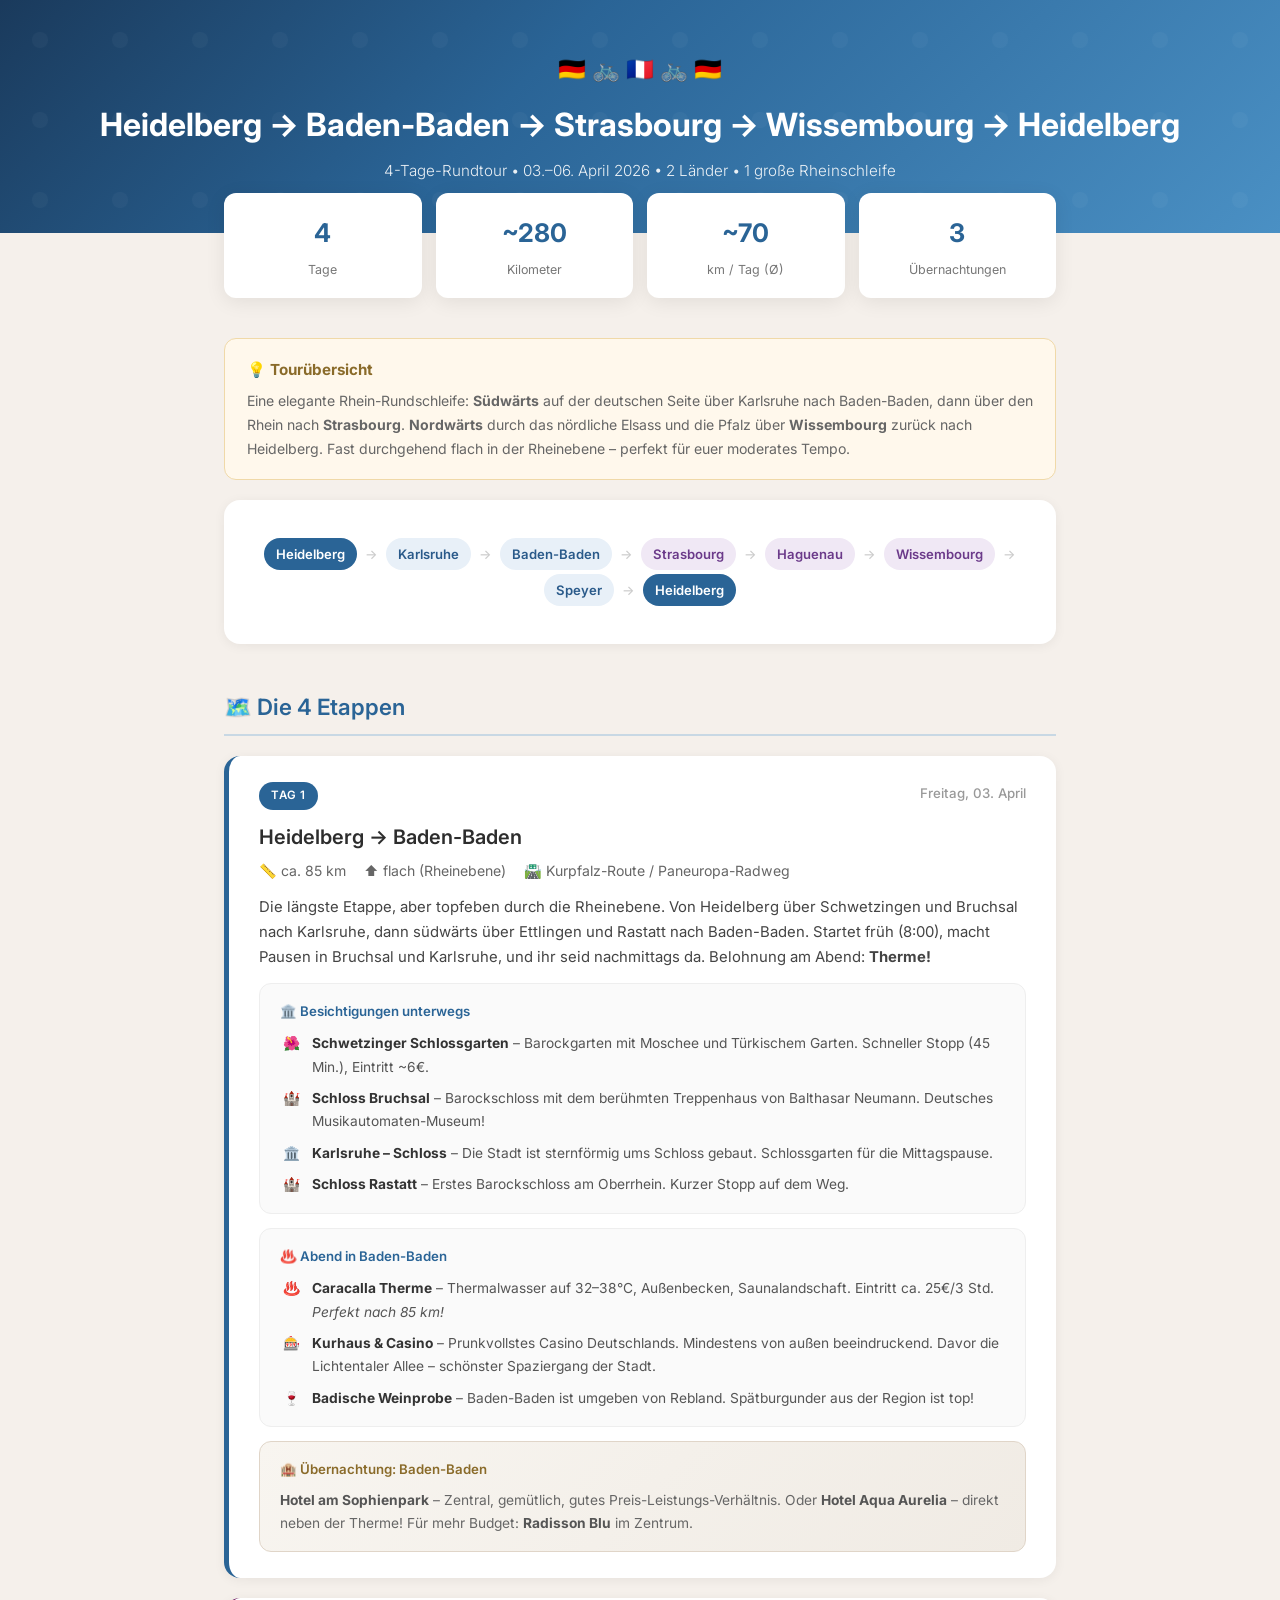
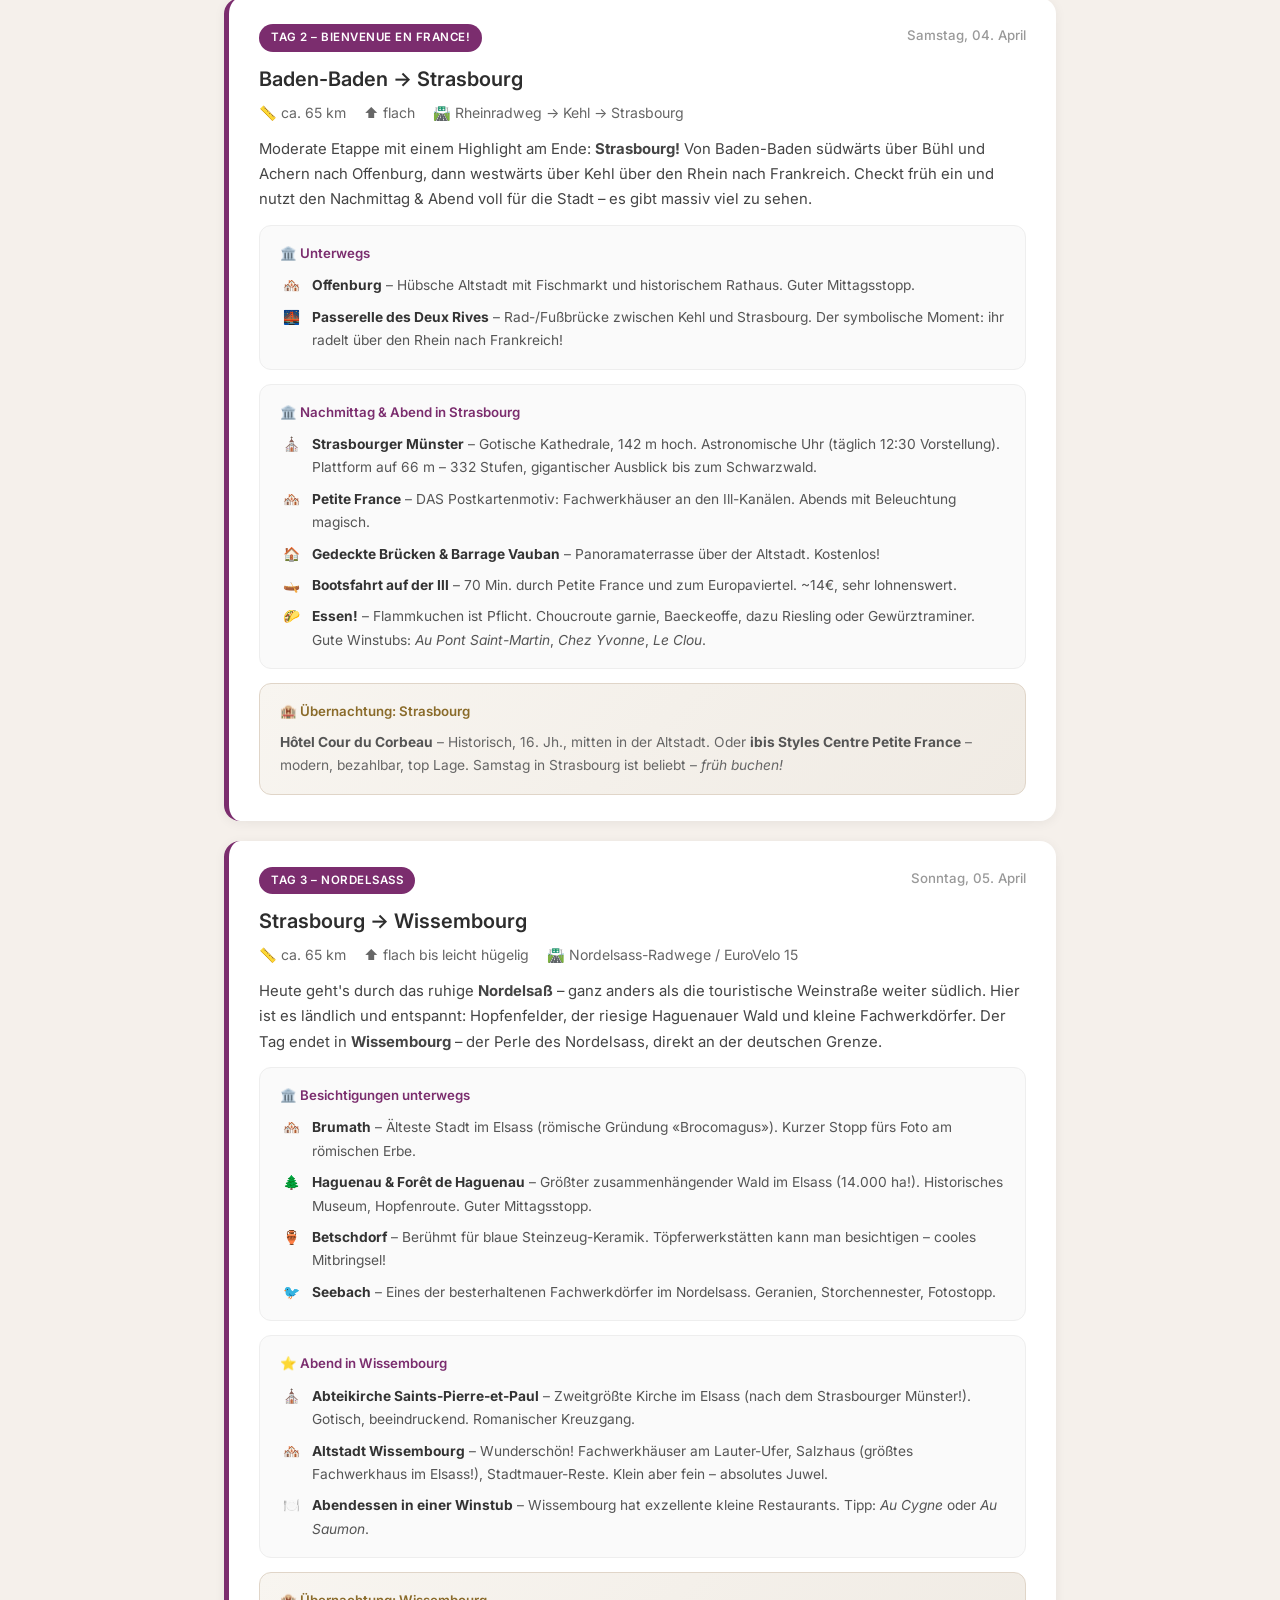
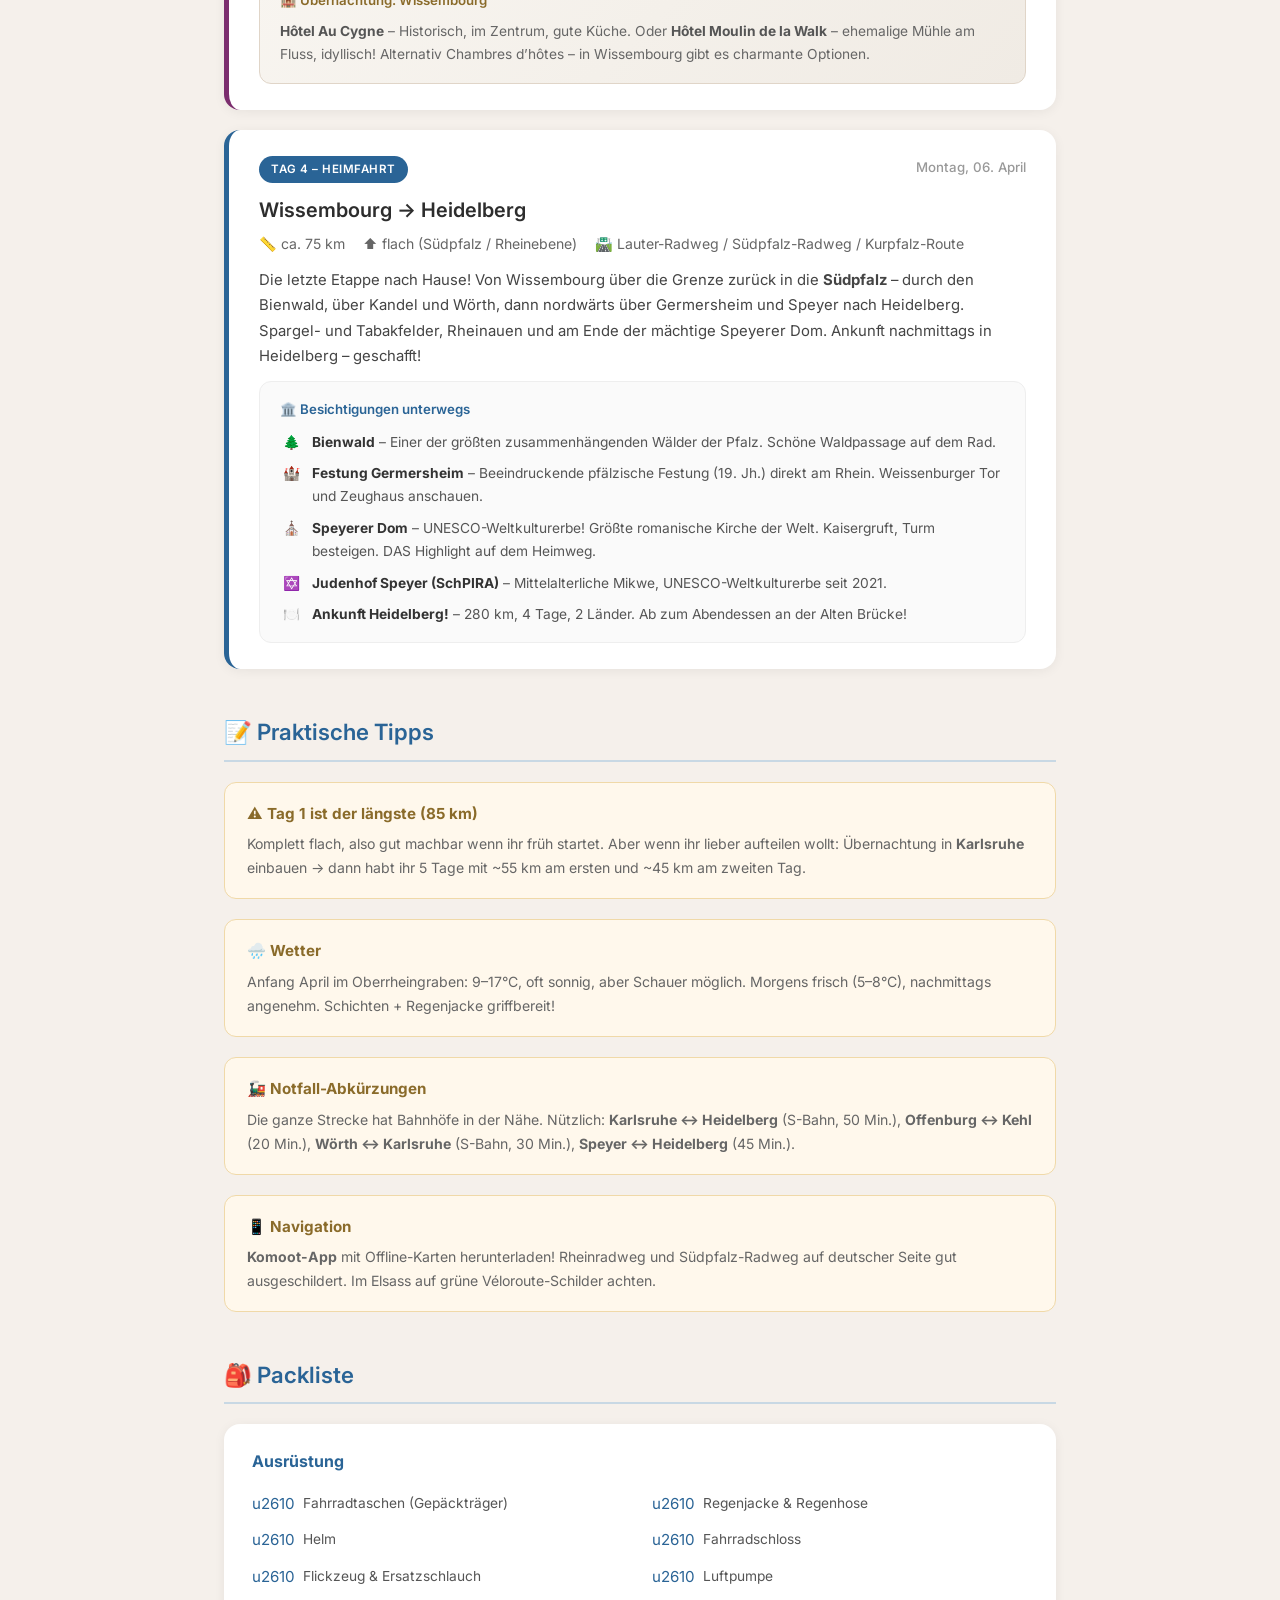
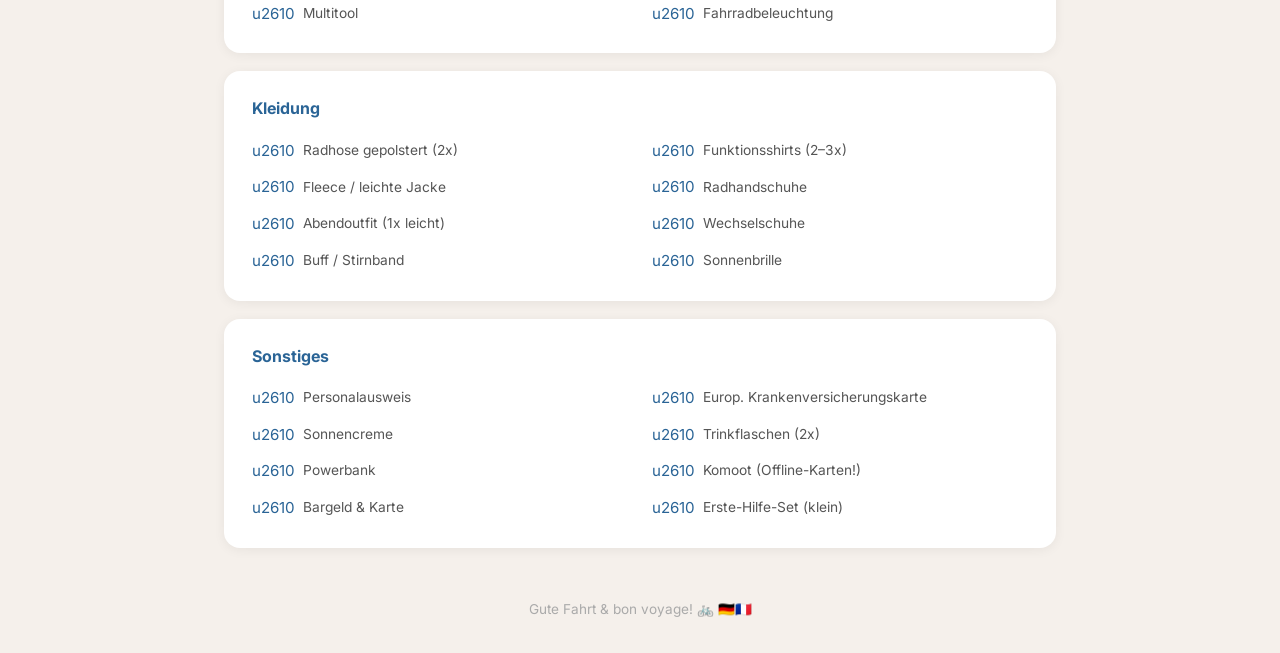
<file: mnt/outputs/Fahrradtour_HD_BadenBaden_Strasbourg_Wissembourg.html>
<!DOCTYPE html>
<html lang="de">
<head>
  <meta charset="UTF-8">
  <meta name="viewport" content="width=device-width, initial-scale=1.0">
  <title>Radtour – HD → Baden-Baden → Strasbourg → Wissembourg → HD</title>
  <style>
    @import url('https://fonts.googleapis.com/css2?family=Inter:wght@300;400;500;600;700&display=swap');
    * { margin: 0; padding: 0; box-sizing: border-box; }
    body { font-family: 'Inter', sans-serif; background: #f5f0eb; color: #2d2d2d; line-height: 1.7; }

    .hero {
      background: linear-gradient(135deg, #1a3a5c 0%, #2a6496 40%, #4a90c4 100%);
      color: white; padding: 50px 40px; text-align: center; position: relative; overflow: hidden;
    }
    .hero::before { content: ''; position: absolute; top: 0; left: 0; right: 0; bottom: 0; background: url("data:image/svg+xml,%3Csvg width='80' height='80' viewBox='0 0 80 80' xmlns='http://www.w3.org/2000/svg'%3E%3Ccircle cx='40' cy='40' r='8' fill='rgba(255,255,255,0.03)'/%3E%3C/svg%3E") repeat; }
    .hero h1 { font-size: 2em; font-weight: 700; margin-bottom: 8px; position: relative; }
    .hero .subtitle { font-size: 0.95em; font-weight: 300; opacity: 0.9; position: relative; line-height: 1.5; }
    .hero .flags { font-size: 1.4em; margin-bottom: 10px; position: relative; }

    .container { max-width: 880px; margin: 0 auto; padding: 0 24px; }

    .overview {
      display: grid; grid-template-columns: repeat(4, 1fr); gap: 14px;
      margin: -40px auto 40px; position: relative; z-index: 1; max-width: 880px; padding: 0 24px;
    }
    .stat-card { background: white; border-radius: 12px; padding: 18px 12px; text-align: center; box-shadow: 0 4px 20px rgba(0,0,0,0.08); }
    .stat-card .number { font-size: 1.6em; font-weight: 700; color: #2a6496; }
    .stat-card .label { font-size: 0.78em; color: #777; margin-top: 4px; }

    .section-title { font-size: 1.4em; font-weight: 600; color: #2a6496; margin: 44px 0 20px; padding-bottom: 8px; border-bottom: 2px solid #c8d8e4; }

    .route-map {
      background: white; border-radius: 16px; padding: 24px 20px; margin-bottom: 28px;
      box-shadow: 0 2px 12px rgba(0,0,0,0.06);
    }
    .route-visual {
      display: flex; align-items: center; justify-content: center; flex-wrap: wrap; gap: 4px 8px;
      font-size: 0.82em; font-weight: 500; color: #555; padding: 14px 0;
    }
    .route-visual .city { padding: 5px 12px; border-radius: 20px; font-weight: 600; white-space: nowrap; }
    .route-visual .city.de { background: #e8f0f8; color: #2a5a8a; }
    .route-visual .city.fr { background: #f0e8f5; color: #6b3a8a; }
    .route-visual .city.start { background: #2a6496; color: white; }
    .route-visual .arrow { color: #ccc; font-size: 1em; }
    .route-visual .km-label { font-size: 0.7em; color: #aaa; display: block; text-align: center; }

    .etappe {
      background: white; border-radius: 16px; padding: 26px 30px; margin-bottom: 20px;
      box-shadow: 0 2px 12px rgba(0,0,0,0.06); position: relative;
    }
    .etappe.de { border-left: 5px solid #2a6496; }
    .etappe.fr { border-left: 5px solid #7b2d6e; }
    .etappe-header { display: flex; justify-content: space-between; align-items: flex-start; margin-bottom: 10px; flex-wrap: wrap; gap: 8px; }
    .etappe-day { font-size: 0.72em; font-weight: 600; color: white; padding: 4px 12px; border-radius: 20px; text-transform: uppercase; letter-spacing: 0.5px; }
    .etappe.de .etappe-day { background: #2a6496; }
    .etappe.fr .etappe-day { background: #7b2d6e; }
    .etappe-date { font-size: 0.83em; color: #999; font-weight: 500; }
    .etappe-route { font-size: 1.25em; font-weight: 600; color: #2d2d2d; margin-bottom: 5px; }
    .etappe-meta { display: flex; gap: 18px; margin-bottom: 12px; flex-wrap: wrap; }
    .etappe-meta span { font-size: 0.88em; color: #666; display: flex; align-items: center; gap: 5px; }
    .etappe-desc { color: #444; font-size: 0.93em; margin-bottom: 12px; }

    .besichtigung { background: #fafafa; border-radius: 12px; padding: 16px 20px; margin-top: 12px; border: 1px solid #eee; }
    .besichtigung h4 { font-size: 0.83em; margin-bottom: 10px; font-weight: 600; }
    .etappe.de .besichtigung h4 { color: #2a6496; }
    .etappe.fr .besichtigung h4 { color: #7b2d6e; }
    .besichtigung-item { display: flex; gap: 10px; margin-bottom: 8px; font-size: 0.86em; color: #555; align-items: flex-start; }
    .besichtigung-item:last-child { margin-bottom: 0; }
    .besichtigung-item .icon { flex-shrink: 0; width: 22px; text-align: center; }
    .besichtigung-item strong { color: #333; }

    .uebernachtung {
      background: linear-gradient(135deg, #f8f5f0 0%, #f0ebe4 100%);
      border: 1px solid #e0d5c8; border-radius: 12px; padding: 16px 20px; margin-top: 14px;
    }
    .uebernachtung h4 { font-size: 0.83em; color: #8a6b2a; margin-bottom: 8px; font-weight: 600; }
    .uebernachtung p { font-size: 0.86em; color: #666; }
    .uebernachtung strong { color: #555; }

    .tip-box { background: #fff8ec; border: 1px solid #f0d9a8; border-radius: 12px; padding: 18px 22px; margin: 20px 0; }
    .tip-box h3 { color: #8a6b2a; font-size: 0.95em; margin-bottom: 6px; }
    .tip-box p { font-size: 0.88em; color: #666; }

    .checklist { background: white; border-radius: 16px; padding: 24px 28px; box-shadow: 0 2px 12px rgba(0,0,0,0.06); margin-bottom: 18px; }
    .checklist h3 { font-size: 1em; color: #2a6496; margin-bottom: 12px; }
    .checklist-grid { display: grid; grid-template-columns: 1fr 1fr; gap: 5px 24px; }
    .checklist-item { display: flex; align-items: center; gap: 8px; font-size: 0.86em; color: #555; padding: 3px 0; }
    .checklist-item::before { content: '\u2610'; font-size: 1.1em; color: #2a6496; }

    .footer { text-align: center; padding: 32px; color: #aaa; font-size: 0.85em; }

    @media (max-width: 700px) {
      .overview { grid-template-columns: repeat(2, 1fr); }
      .checklist-grid { grid-template-columns: 1fr; }
      .hero { padding: 36px 20px; }
      .hero h1 { font-size: 1.5em; }
      .etappe { padding: 20px; }
    }
  </style>
</head>
<body>

  <div class="hero">
    <div class="flags">&#x1f1e9;&#x1f1ea; &#x1f6b2; &#x1f1eb;&#x1f1f7; &#x1f6b2; &#x1f1e9;&#x1f1ea;</div>
    <h1>Heidelberg &#x2192; Baden-Baden &#x2192; Strasbourg &#x2192; Wissembourg &#x2192; Heidelberg</h1>
    <div class="subtitle">4-Tage-Rundtour &bull; 03.&ndash;06. April 2026 &bull; 2 L&auml;nder &bull; 1 gro&szlig;e Rheinschleife</div>
  </div>

  <div class="overview">
    <div class="stat-card">
      <div class="number">4</div>
      <div class="label">Tage</div>
    </div>
    <div class="stat-card">
      <div class="number">~280</div>
      <div class="label">Kilometer</div>
    </div>
    <div class="stat-card">
      <div class="number">~70</div>
      <div class="label">km / Tag (&Oslash;)</div>
    </div>
    <div class="stat-card">
      <div class="number">3</div>
      <div class="label">&Uuml;bernachtungen</div>
    </div>
  </div>

  <div class="container">

    <div class="tip-box">
      <h3>&#x1f4a1; Tour&uuml;bersicht</h3>
      <p>Eine elegante Rhein-Rundschleife: <strong>S&uuml;dw&auml;rts</strong> auf der deutschen Seite &uuml;ber Karlsruhe nach Baden-Baden, dann &uuml;ber den Rhein nach <strong>Strasbourg</strong>. <strong>Nordw&auml;rts</strong> durch das n&ouml;rdliche Elsass und die Pfalz &uuml;ber <strong>Wissembourg</strong> zur&uuml;ck nach Heidelberg. Fast durchgehend flach in der Rheinebene &ndash; perfekt f&uuml;r euer moderates Tempo.</p>
    </div>

    <!-- ROUTE VISUAL -->
    <div class="route-map">
      <div class="route-visual">
        <span class="city start">Heidelberg</span>
        <span class="arrow">&rarr;</span>
        <span class="city de">Karlsruhe</span>
        <span class="arrow">&rarr;</span>
        <span class="city de">Baden-Baden</span>
        <span class="arrow">&rarr;</span>
        <span class="city fr">Strasbourg</span>
        <span class="arrow">&rarr;</span>
        <span class="city fr">Haguenau</span>
        <span class="arrow">&rarr;</span>
        <span class="city fr">Wissembourg</span>
        <span class="arrow">&rarr;</span>
        <span class="city de">Speyer</span>
        <span class="arrow">&rarr;</span>
        <span class="city start">Heidelberg</span>
      </div>
    </div>

    <h2 class="section-title">&#x1f5fa;&#xfe0f; Die 4 Etappen</h2>

    <!-- ==================== TAG 1 ==================== -->
    <div class="etappe de">
      <div class="etappe-header">
        <span class="etappe-day">Tag 1</span>
        <span class="etappe-date">Freitag, 03. April</span>
      </div>
      <div class="etappe-route">Heidelberg &rarr; Baden-Baden</div>
      <div class="etappe-meta">
        <span>&#x1f4cf; ca. 85 km</span>
        <span>&#x2b06;&#xfe0f; flach (Rheinebene)</span>
        <span>&#x1f6e3;&#xfe0f; Kurpfalz-Route / Paneuropa-Radweg</span>
      </div>
      <div class="etappe-desc">
        Die l&auml;ngste Etappe, aber topfeben durch die Rheinebene. Von Heidelberg &uuml;ber Schwetzingen und Bruchsal nach Karlsruhe, dann s&uuml;dw&auml;rts &uuml;ber Ettlingen und Rastatt nach Baden-Baden. Startet fr&uuml;h (8:00), macht Pausen in Bruchsal und Karlsruhe, und ihr seid nachmittags da. Belohnung am Abend: <strong>Therme!</strong>
      </div>
      <div class="besichtigung">
        <h4>&#x1f3db;&#xfe0f; Besichtigungen unterwegs</h4>
        <div class="besichtigung-item">
          <span class="icon">&#x1f33a;</span>
          <span><strong>Schwetzinger Schlossgarten</strong> &ndash; Barockgarten mit Moschee und T&uuml;rkischem Garten. Schneller Stopp (45 Min.), Eintritt ~6&euro;.</span>
        </div>
        <div class="besichtigung-item">
          <span class="icon">&#x1f3f0;</span>
          <span><strong>Schloss Bruchsal</strong> &ndash; Barockschloss mit dem ber&uuml;hmten Treppenhaus von Balthasar Neumann. Deutsches Musikautomaten-Museum!</span>
        </div>
        <div class="besichtigung-item">
          <span class="icon">&#x1f3db;&#xfe0f;</span>
          <span><strong>Karlsruhe &ndash; Schloss</strong> &ndash; Die Stadt ist sternf&ouml;rmig ums Schloss gebaut. Schlossgarten f&uuml;r die Mittagspause.</span>
        </div>
        <div class="besichtigung-item">
          <span class="icon">&#x1f3f0;</span>
          <span><strong>Schloss Rastatt</strong> &ndash; Erstes Barockschloss am Oberrhein. Kurzer Stopp auf dem Weg.</span>
        </div>
      </div>
      <div class="besichtigung" style="margin-top: 14px;">
        <h4>&#x2668;&#xfe0f; Abend in Baden-Baden</h4>
        <div class="besichtigung-item">
          <span class="icon">&#x2668;&#xfe0f;</span>
          <span><strong>Caracalla Therme</strong> &ndash; Thermalwasser auf 32&ndash;38&deg;C, Au&szlig;enbecken, Saunalandschaft. Eintritt ca. 25&euro;/3 Std. <em>Perfekt nach 85 km!</em></span>
        </div>
        <div class="besichtigung-item">
          <span class="icon">&#x1f3b0;</span>
          <span><strong>Kurhaus &amp; Casino</strong> &ndash; Prunkvollstes Casino Deutschlands. Mindestens von au&szlig;en beeindruckend. Davor die Lichtentaler Allee &ndash; sch&ouml;nster Spaziergang der Stadt.</span>
        </div>
        <div class="besichtigung-item">
          <span class="icon">&#x1f377;</span>
          <span><strong>Badische Weinprobe</strong> &ndash; Baden-Baden ist umgeben von Rebland. Sp&auml;tburgunder aus der Region ist top!</span>
        </div>
      </div>
      <div class="uebernachtung">
        <h4>&#x1f3e8; &Uuml;bernachtung: Baden-Baden</h4>
        <p><strong>Hotel am Sophienpark</strong> &ndash; Zentral, gem&uuml;tlich, gutes Preis-Leistungs-Verh&auml;ltnis. Oder <strong>Hotel Aqua Aurelia</strong> &ndash; direkt neben der Therme! F&uuml;r mehr Budget: <strong>Radisson Blu</strong> im Zentrum.</p>
      </div>
    </div>

    <!-- ==================== TAG 2 ==================== -->
    <div class="etappe fr">
      <div class="etappe-header">
        <span class="etappe-day">Tag 2 &ndash; Bienvenue en France!</span>
        <span class="etappe-date">Samstag, 04. April</span>
      </div>
      <div class="etappe-route">Baden-Baden &rarr; Strasbourg</div>
      <div class="etappe-meta">
        <span>&#x1f4cf; ca. 65 km</span>
        <span>&#x2b06;&#xfe0f; flach</span>
        <span>&#x1f6e3;&#xfe0f; Rheinradweg &rarr; Kehl &rarr; Strasbourg</span>
      </div>
      <div class="etappe-desc">
        Moderate Etappe mit einem Highlight am Ende: <strong>Strasbourg!</strong> Von Baden-Baden s&uuml;dw&auml;rts &uuml;ber B&uuml;hl und Achern nach Offenburg, dann westwärts &uuml;ber Kehl &uuml;ber den Rhein nach Frankreich. Checkt fr&uuml;h ein und nutzt den Nachmittag &amp; Abend voll f&uuml;r die Stadt &ndash; es gibt massiv viel zu sehen.
      </div>
      <div class="besichtigung">
        <h4>&#x1f3db;&#xfe0f; Unterwegs</h4>
        <div class="besichtigung-item">
          <span class="icon">&#x1f3d8;&#xfe0f;</span>
          <span><strong>Offenburg</strong> &ndash; H&uuml;bsche Altstadt mit Fischmarkt und historischem Rathaus. Guter Mittagsstopp.</span>
        </div>
        <div class="besichtigung-item">
          <span class="icon">&#x1f309;</span>
          <span><strong>Passerelle des Deux Rives</strong> &ndash; Rad-/Fu&szlig;br&uuml;cke zwischen Kehl und Strasbourg. Der symbolische Moment: ihr radelt &uuml;ber den Rhein nach Frankreich!</span>
        </div>
      </div>
      <div class="besichtigung" style="margin-top: 14px;">
        <h4>&#x1f3db;&#xfe0f; Nachmittag &amp; Abend in Strasbourg</h4>
        <div class="besichtigung-item">
          <span class="icon">&#x26ea;</span>
          <span><strong>Strasbourger M&uuml;nster</strong> &ndash; Gotische Kathedrale, 142 m hoch. Astronomische Uhr (t&auml;glich 12:30 Vorstellung). Plattform auf 66 m &ndash; 332 Stufen, gigantischer Ausblick bis zum Schwarzwald.</span>
        </div>
        <div class="besichtigung-item">
          <span class="icon">&#x1f3d8;&#xfe0f;</span>
          <span><strong>Petite France</strong> &ndash; DAS Postkartenmotiv: Fachwerkh&auml;user an den Ill-Kan&auml;len. Abends mit Beleuchtung magisch.</span>
        </div>
        <div class="besichtigung-item">
          <span class="icon">&#x1f3e0;</span>
          <span><strong>Gedeckte Br&uuml;cken &amp; Barrage Vauban</strong> &ndash; Panoramaterrasse &uuml;ber der Altstadt. Kostenlos!</span>
        </div>
        <div class="besichtigung-item">
          <span class="icon">&#x1f6f6;</span>
          <span><strong>Bootsfahrt auf der Ill</strong> &ndash; 70 Min. durch Petite France und zum Europaviertel. ~14&euro;, sehr lohnenswert.</span>
        </div>
        <div class="besichtigung-item">
          <span class="icon">&#x1f32e;</span>
          <span><strong>Essen!</strong> &ndash; Flammkuchen ist Pflicht. Choucroute garnie, Baeckeoffe, dazu Riesling oder Gew&uuml;rztraminer. Gute Winstubs: <em>Au Pont Saint-Martin</em>, <em>Chez Yvonne</em>, <em>Le Clou</em>.</span>
        </div>
      </div>
      <div class="uebernachtung">
        <h4>&#x1f3e8; &Uuml;bernachtung: Strasbourg</h4>
        <p><strong>H&ocirc;tel Cour du Corbeau</strong> &ndash; Historisch, 16. Jh., mitten in der Altstadt. Oder <strong>ibis Styles Centre Petite France</strong> &ndash; modern, bezahlbar, top Lage. Samstag in Strasbourg ist beliebt &ndash; <em>fr&uuml;h buchen!</em></p>
      </div>
    </div>

    <!-- ==================== TAG 3 ==================== -->
    <div class="etappe fr">
      <div class="etappe-header">
        <span class="etappe-day">Tag 3 &ndash; Nordelsass</span>
        <span class="etappe-date">Sonntag, 05. April</span>
      </div>
      <div class="etappe-route">Strasbourg &rarr; Wissembourg</div>
      <div class="etappe-meta">
        <span>&#x1f4cf; ca. 65 km</span>
        <span>&#x2b06;&#xfe0f; flach bis leicht h&uuml;gelig</span>
        <span>&#x1f6e3;&#xfe0f; Nordelsass-Radwege / EuroVelo 15</span>
      </div>
      <div class="etappe-desc">
        Heute geht's durch das ruhige <strong>Nordelsa&szlig;</strong> &ndash; ganz anders als die touristische Weinstra&szlig;e weiter s&uuml;dlich. Hier ist es l&auml;ndlich und entspannt: Hopfenfelder, der riesige Haguenauer Wald und kleine Fachwerkd&ouml;rfer. Der Tag endet in <strong>Wissembourg</strong> &ndash; der Perle des Nordelsass, direkt an der deutschen Grenze.
      </div>
      <div class="besichtigung">
        <h4>&#x1f3db;&#xfe0f; Besichtigungen unterwegs</h4>
        <div class="besichtigung-item">
          <span class="icon">&#x1f3d8;&#xfe0f;</span>
          <span><strong>Brumath</strong> &ndash; &Auml;lteste Stadt im Elsass (r&ouml;mische Gr&uuml;ndung &laquo;Brocomagus&raquo;). Kurzer Stopp f&uuml;rs Foto am r&ouml;mischen Erbe.</span>
        </div>
        <div class="besichtigung-item">
          <span class="icon">&#x1f332;</span>
          <span><strong>Haguenau &amp; For&ecirc;t de Haguenau</strong> &ndash; Gr&ouml;&szlig;ter zusammenh&auml;ngender Wald im Elsass (14.000 ha!). Historisches Museum, Hopfenroute. Guter Mittagsstopp.</span>
        </div>
        <div class="besichtigung-item">
          <span class="icon">&#x1f3fa;</span>
          <span><strong>Betschdorf</strong> &ndash; Ber&uuml;hmt f&uuml;r blaue Steinzeug-Keramik. T&ouml;pferwerkst&auml;tten kann man besichtigen &ndash; cooles Mitbringsel!</span>
        </div>
        <div class="besichtigung-item">
          <span class="icon">&#x1f426;</span>
          <span><strong>Seebach</strong> &ndash; Eines der besterhaltenen Fachwerkd&ouml;rfer im Nordelsass. Geranien, Storchennester, Fotostopp.</span>
        </div>
      </div>
      <div class="besichtigung" style="margin-top: 14px;">
        <h4>&#x2b50; Abend in Wissembourg</h4>
        <div class="besichtigung-item">
          <span class="icon">&#x26ea;</span>
          <span><strong>Abteikirche Saints-Pierre-et-Paul</strong> &ndash; Zweitgr&ouml;&szlig;te Kirche im Elsass (nach dem Strasbourger M&uuml;nster!). Gotisch, beeindruckend. Romanischer Kreuzgang.</span>
        </div>
        <div class="besichtigung-item">
          <span class="icon">&#x1f3d8;&#xfe0f;</span>
          <span><strong>Altstadt Wissembourg</strong> &ndash; Wundersch&ouml;n! Fachwerkh&auml;user am Lauter-Ufer, Salzhaus (gr&ouml;&szlig;tes Fachwerkhaus im Elsass!), Stadtmauer-Reste. Klein aber fein &ndash; absolutes Juwel.</span>
        </div>
        <div class="besichtigung-item">
          <span class="icon">&#x1f37d;&#xfe0f;</span>
          <span><strong>Abendessen in einer Winstub</strong> &ndash; Wissembourg hat exzellente kleine Restaurants. Tipp: <em>Au Cygne</em> oder <em>Au Saumon</em>.</span>
        </div>
      </div>
      <div class="uebernachtung">
        <h4>&#x1f3e8; &Uuml;bernachtung: Wissembourg</h4>
        <p><strong>H&ocirc;tel Au Cygne</strong> &ndash; Historisch, im Zentrum, gute K&uuml;che. Oder <strong>H&ocirc;tel Moulin de la Walk</strong> &ndash; ehemalige M&uuml;hle am Fluss, idyllisch! Alternativ Chambres d&rsquo;h&ocirc;tes &ndash; in Wissembourg gibt es charmante Optionen.</p>
      </div>
    </div>

    <!-- ==================== TAG 4 ==================== -->
    <div class="etappe de">
      <div class="etappe-header">
        <span class="etappe-day">Tag 4 &ndash; Heimfahrt</span>
        <span class="etappe-date">Montag, 06. April</span>
      </div>
      <div class="etappe-route">Wissembourg &rarr; Heidelberg</div>
      <div class="etappe-meta">
        <span>&#x1f4cf; ca. 75 km</span>
        <span>&#x2b06;&#xfe0f; flach (S&uuml;dpfalz / Rheinebene)</span>
        <span>&#x1f6e3;&#xfe0f; Lauter-Radweg / S&uuml;dpfalz-Radweg / Kurpfalz-Route</span>
      </div>
      <div class="etappe-desc">
        Die letzte Etappe nach Hause! Von Wissembourg &uuml;ber die Grenze zur&uuml;ck in die <strong>S&uuml;dpfalz</strong> &ndash; durch den Bienwald, &uuml;ber Kandel und W&ouml;rth, dann nordw&auml;rts &uuml;ber Germersheim und Speyer nach Heidelberg. Spargel- und Tabakfelder, Rheinauen und am Ende der m&auml;chtige Speyerer Dom. Ankunft nachmittags in Heidelberg &ndash; geschafft!
      </div>
      <div class="besichtigung">
        <h4>&#x1f3db;&#xfe0f; Besichtigungen unterwegs</h4>
        <div class="besichtigung-item">
          <span class="icon">&#x1f332;</span>
          <span><strong>Bienwald</strong> &ndash; Einer der gr&ouml;&szlig;ten zusammenh&auml;ngenden W&auml;lder der Pfalz. Sch&ouml;ne Waldpassage auf dem Rad.</span>
        </div>
        <div class="besichtigung-item">
          <span class="icon">&#x1f3f0;</span>
          <span><strong>Festung Germersheim</strong> &ndash; Beeindruckende pf&auml;lzische Festung (19. Jh.) direkt am Rhein. Weissenburger Tor und Zeughaus anschauen.</span>
        </div>
        <div class="besichtigung-item">
          <span class="icon">&#x26ea;</span>
          <span><strong>Speyerer Dom</strong> &ndash; UNESCO-Weltkulturerbe! Gr&ouml;&szlig;te romanische Kirche der Welt. Kaisergruft, Turm besteigen. DAS Highlight auf dem Heimweg.</span>
        </div>
        <div class="besichtigung-item">
          <span class="icon">&#x2721;&#xfe0f;</span>
          <span><strong>Judenhof Speyer (SchPIRA)</strong> &ndash; Mittelalterliche Mikwe, UNESCO-Weltkulturerbe seit 2021.</span>
        </div>
        <div class="besichtigung-item">
          <span class="icon">&#x1f37d;&#xfe0f;</span>
          <span><strong>Ankunft Heidelberg!</strong> &ndash; 280 km, 4 Tage, 2 L&auml;nder. Ab zum Abendessen an der Alten Br&uuml;cke!</span>
        </div>
      </div>
    </div>

    <h2 class="section-title">&#x1f4dd; Praktische Tipps</h2>

    <div class="tip-box">
      <h3>&#x26a0;&#xfe0f; Tag 1 ist der l&auml;ngste (85 km)</h3>
      <p>Komplett flach, also gut machbar wenn ihr fr&uuml;h startet. Aber wenn ihr lieber aufteilen wollt: &Uuml;bernachtung in <strong>Karlsruhe</strong> einbauen &rarr; dann habt ihr 5 Tage mit ~55 km am ersten und ~45 km am zweiten Tag.</p>
    </div>

    <div class="tip-box">
      <h3>&#x1f327;&#xfe0f; Wetter</h3>
      <p>Anfang April im Oberrheingraben: 9&ndash;17&deg;C, oft sonnig, aber Schauer m&ouml;glich. Morgens frisch (5&ndash;8&deg;C), nachmittags angenehm. Schichten + Regenjacke griffbereit!</p>
    </div>

    <div class="tip-box">
      <h3>&#x1f682; Notfall-Abk&uuml;rzungen</h3>
      <p>Die ganze Strecke hat Bahnh&ouml;fe in der N&auml;he. N&uuml;tzlich: <strong>Karlsruhe &harr; Heidelberg</strong> (S-Bahn, 50 Min.), <strong>Offenburg &harr; Kehl</strong> (20 Min.), <strong>W&ouml;rth &harr; Karlsruhe</strong> (S-Bahn, 30 Min.), <strong>Speyer &harr; Heidelberg</strong> (45 Min.).</p>
    </div>

    <div class="tip-box">
      <h3>&#x1f4f1; Navigation</h3>
      <p><strong>Komoot-App</strong> mit Offline-Karten herunterladen! Rheinradweg und S&uuml;dpfalz-Radweg auf deutscher Seite gut ausgeschildert. Im Elsass auf gr&uuml;ne Véloroute-Schilder achten.</p>
    </div>

    <h2 class="section-title">&#x1f392; Packliste</h2>

    <div class="checklist">
      <h3>Ausr&uuml;stung</h3>
      <div class="checklist-grid">
        <div class="checklist-item">Fahrradtaschen (Gep&auml;cktr&auml;ger)</div>
        <div class="checklist-item">Regenjacke &amp; Regenhose</div>
        <div class="checklist-item">Helm</div>
        <div class="checklist-item">Fahrradschloss</div>
        <div class="checklist-item">Flickzeug &amp; Ersatzschlauch</div>
        <div class="checklist-item">Luftpumpe</div>
        <div class="checklist-item">Multitool</div>
        <div class="checklist-item">Fahrradbeleuchtung</div>
      </div>
    </div>

    <div class="checklist">
      <h3>Kleidung</h3>
      <div class="checklist-grid">
        <div class="checklist-item">Radhose gepolstert (2x)</div>
        <div class="checklist-item">Funktionsshirts (2&ndash;3x)</div>
        <div class="checklist-item">Fleece / leichte Jacke</div>
        <div class="checklist-item">Radhandschuhe</div>
        <div class="checklist-item">Abendoutfit (1x leicht)</div>
        <div class="checklist-item">Wechselschuhe</div>
        <div class="checklist-item">Buff / Stirnband</div>
        <div class="checklist-item">Sonnenbrille</div>
      </div>
    </div>

    <div class="checklist">
      <h3>Sonstiges</h3>
      <div class="checklist-grid">
        <div class="checklist-item">Personalausweis</div>
        <div class="checklist-item">Europ. Krankenversicherungskarte</div>
        <div class="checklist-item">Sonnencreme</div>
        <div class="checklist-item">Trinkflaschen (2x)</div>
        <div class="checklist-item">Powerbank</div>
        <div class="checklist-item">Komoot (Offline-Karten!)</div>
        <div class="checklist-item">Bargeld &amp; Karte</div>
        <div class="checklist-item">Erste-Hilfe-Set (klein)</div>
      </div>
    </div>

    <div class="footer">
      Gute Fahrt &amp; bon voyage! &#x1f6b2; &#x1f1e9;&#x1f1ea;&#x1f1eb;&#x1f1f7;
    </div>

  </div>

</body>
</html>
</file>
